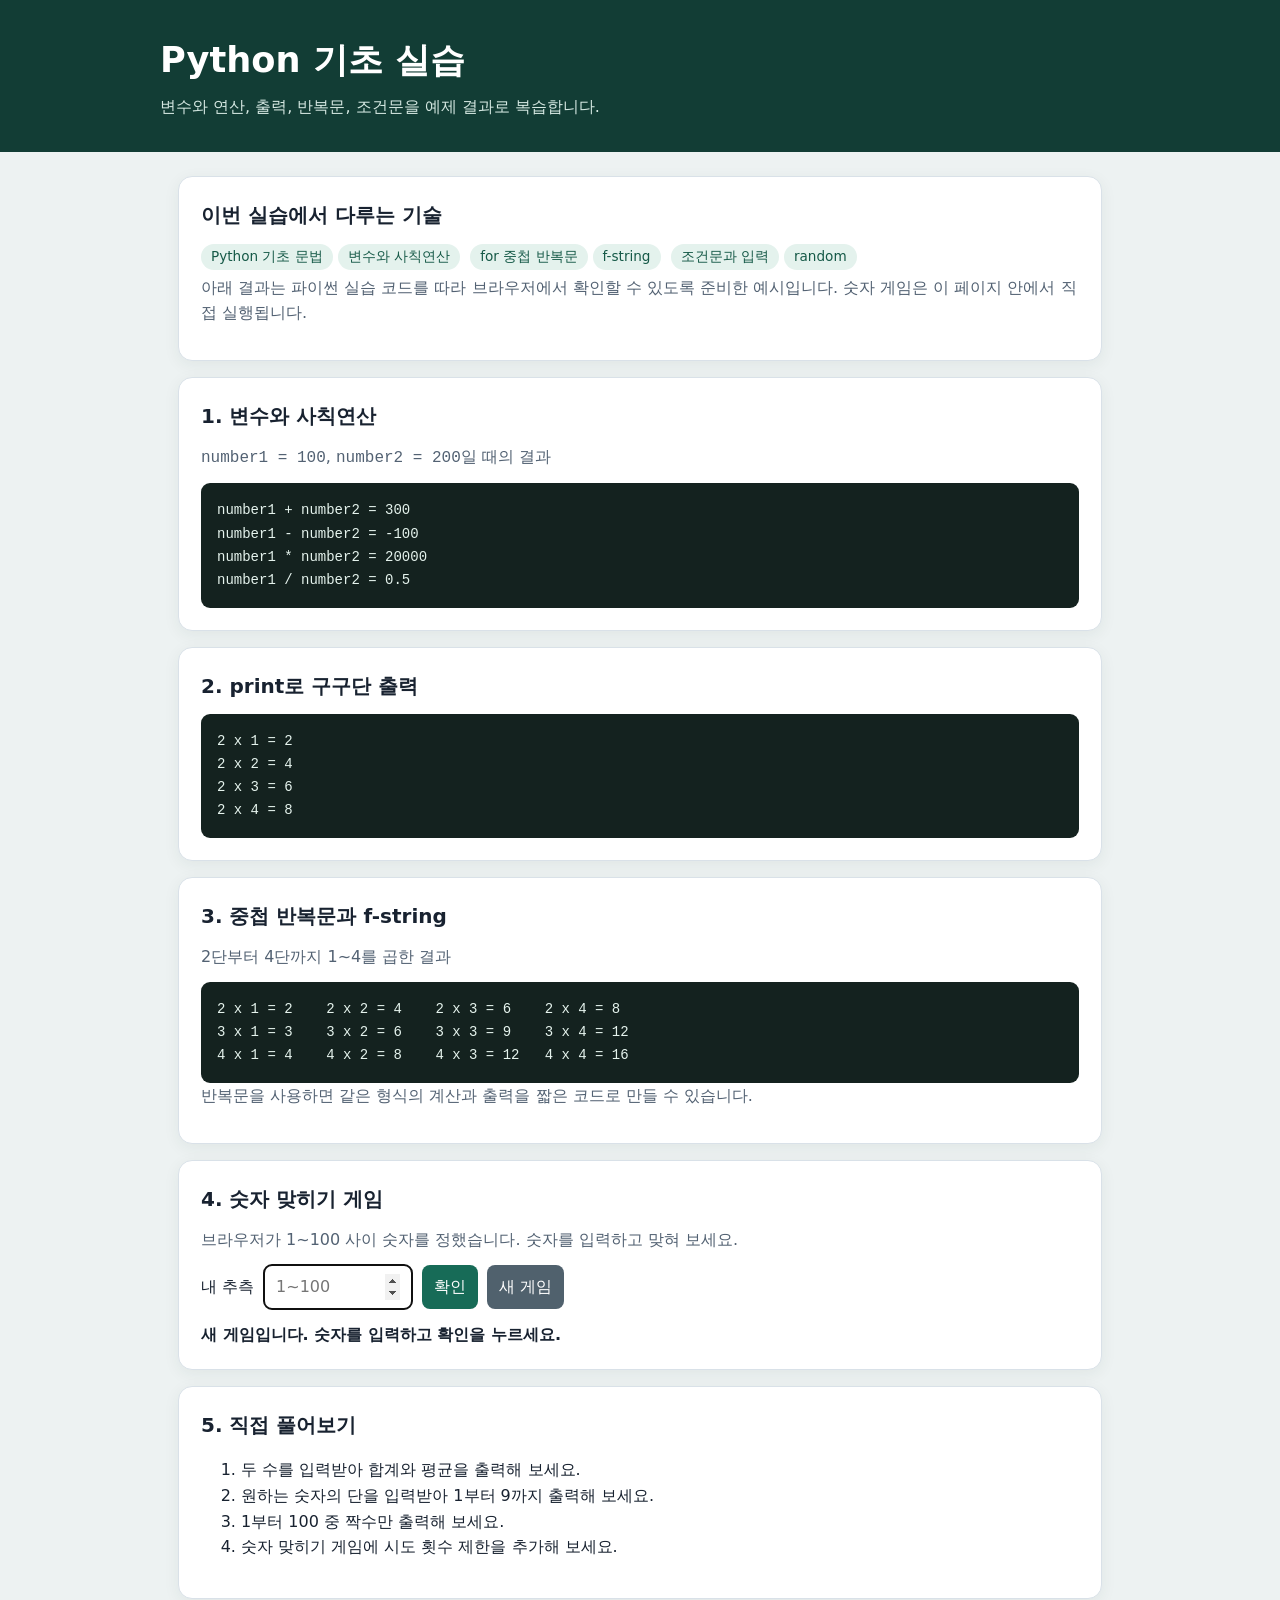
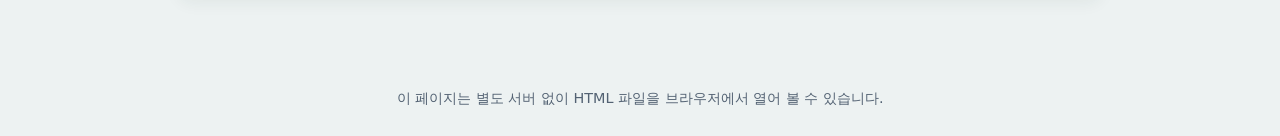
<file: Day1/python_basics/index.html>
<!doctype html>
<html lang="ko">
<head>
  <meta charset="utf-8">
  <meta name="viewport" content="width=device-width, initial-scale=1">
  <title>Python 기초 실습 결과</title>
  <style>
    :root { color-scheme: light; --ink: #182230; --muted: #536273; --line: #d9e1e8; --accent: #176b57; --panel: #f4f7f8; }
    * { box-sizing: border-box; }
    body { margin: 0; background: #edf2f2; color: var(--ink); font: 16px/1.6 system-ui, "Malgun Gothic", sans-serif; }
    header { background: #123d35; color: white; padding: 32px max(22px, calc((100% - 960px) / 2)); }
    header h1 { margin: 0 0 6px; font-size: clamp(1.6rem, 4vw, 2.2rem); }
    header p { margin: 0; color: #d5e8e2; }
    main { max-width: 960px; margin: 24px auto; padding: 0 18px 48px; }
    section { background: white; border: 1px solid var(--line); border-radius: 14px; padding: 22px; margin: 16px 0; box-shadow: 0 4px 16px #1e3b3510; }
    h2 { margin: 0 0 12px; font-size: 1.25rem; }
    .hint { color: var(--muted); margin: 0 0 12px; }
    pre { overflow-x: auto; background: #14221f; color: #e5f3ed; border-radius: 9px; padding: 16px; margin: 10px 0 0; font: 14px/1.65 Consolas, "D2Coding", monospace; }
    code { font-family: Consolas, "D2Coding", monospace; }
    .game { display: flex; flex-wrap: wrap; gap: 9px; align-items: center; }
    input, button { font: inherit; border-radius: 8px; padding: 9px 12px; }
    input { border: 1px solid #aebbc3; width: 150px; }
    button { border: 0; color: white; background: var(--accent); cursor: pointer; }
    button:hover { background: #0d5141; }
    button.secondary { background: #50616d; }
    #message { min-height: 1.6em; font-weight: 600; margin: 12px 0 0; }
    .tag { display: inline-block; background: #e4f2ed; color: #155947; border-radius: 20px; padding: 2px 10px; font-size: .85rem; margin: 0 5px 5px 0; }
    footer { text-align: center; color: var(--muted); font-size: .9rem; padding: 0 18px 28px; }
  </style>
</head>
<body>
  <header>
    <h1>Python 기초 실습</h1>
    <p>변수와 연산, 출력, 반복문, 조건문을 예제 결과로 복습합니다.</p>
  </header>
  <main>
    <section>
      <h2>이번 실습에서 다루는 기술</h2>
      <span class="tag">Python 기초 문법</span><span class="tag">변수와 사칙연산</span>
      <span class="tag">for 중첩 반복문</span><span class="tag">f-string</span>
      <span class="tag">조건문과 입력</span><span class="tag">random</span>
      <p class="hint">아래 결과는 파이썬 실습 코드를 따라 브라우저에서 확인할 수 있도록 준비한 예시입니다. 숫자 게임은 이 페이지 안에서 직접 실행됩니다.</p>
    </section>

    <section>
      <h2>1. 변수와 사칙연산</h2>
      <p class="hint"><code>number1 = 100</code>, <code>number2 = 200</code>일 때의 결과</p>
      <pre>number1 + number2 = 300
number1 - number2 = -100
number1 * number2 = 20000
number1 / number2 = 0.5</pre>
    </section>

    <section>
      <h2>2. print로 구구단 출력</h2>
      <pre>2 x 1 = 2
2 x 2 = 4
2 x 3 = 6
2 x 4 = 8</pre>
    </section>

    <section>
      <h2>3. 중첩 반복문과 f-string</h2>
      <p class="hint">2단부터 4단까지 1~4를 곱한 결과</p>
      <pre>2 x 1 = 2    2 x 2 = 4    2 x 3 = 6    2 x 4 = 8
3 x 1 = 3    3 x 2 = 6    3 x 3 = 9    3 x 4 = 12
4 x 1 = 4    4 x 2 = 8    4 x 3 = 12   4 x 4 = 16</pre>
      <p class="hint">반복문을 사용하면 같은 형식의 계산과 출력을 짧은 코드로 만들 수 있습니다.</p>
    </section>

    <section>
      <h2>4. 숫자 맞히기 게임</h2>
      <p class="hint">브라우저가 1~100 사이 숫자를 정했습니다. 숫자를 입력하고 맞혀 보세요.</p>
      <div class="game">
        <label for="guess">내 추측</label>
        <input id="guess" type="number" min="1" max="100" placeholder="1~100" autocomplete="off">
        <button id="submit">확인</button>
        <button id="restart" class="secondary">새 게임</button>
      </div>
      <p id="message" role="status" aria-live="polite">숫자를 입력하고 확인을 누르세요.</p>
    </section>

    <section>
      <h2>5. 직접 풀어보기</h2>
      <ol>
        <li>두 수를 입력받아 합계와 평균을 출력해 보세요.</li>
        <li>원하는 숫자의 단을 입력받아 1부터 9까지 출력해 보세요.</li>
        <li>1부터 100 중 짝수만 출력해 보세요.</li>
        <li>숫자 맞히기 게임에 시도 횟수 제한을 추가해 보세요.</li>
      </ol>
    </section>
  </main>
  <footer>이 페이지는 별도 서버 없이 HTML 파일을 브라우저에서 열어 볼 수 있습니다.</footer>
  <script>
    (() => {
      let answer;
      let attempts;
      let finished;
      const field = document.querySelector('#guess');
      const message = document.querySelector('#message');

      function newGame() {
        answer = Math.floor(Math.random() * 100) + 1;
        attempts = 0;
        finished = false;
        field.value = '';
        message.textContent = '새 게임입니다. 숫자를 입력하고 확인을 누르세요.';
        field.focus();
      }

      function submitGuess() {
        if (finished) return;
        const guess = Number(field.value);
        if (!Number.isInteger(guess) || guess < 1 || guess > 100) {
          message.textContent = '1부터 100 사이의 정수를 입력해 주세요.';
          field.focus();
          return;
        }
        attempts += 1;
        if (guess < answer) message.textContent = '더 큰 숫자입니다.';
        else if (guess > answer) message.textContent = '더 작은 숫자입니다.';
        else {
          message.textContent = `정답입니다! ${attempts}번 만에 맞혔어요.`;
          finished = true;
        }
        field.select();
      }

      document.querySelector('#submit').addEventListener('click', submitGuess);
      document.querySelector('#restart').addEventListener('click', newGame);
      field.addEventListener('keydown', event => {
        if (event.key === 'Enter') submitGuess();
      });
      newGame();
    })();
  </script>
</body>
</html>
</file>
